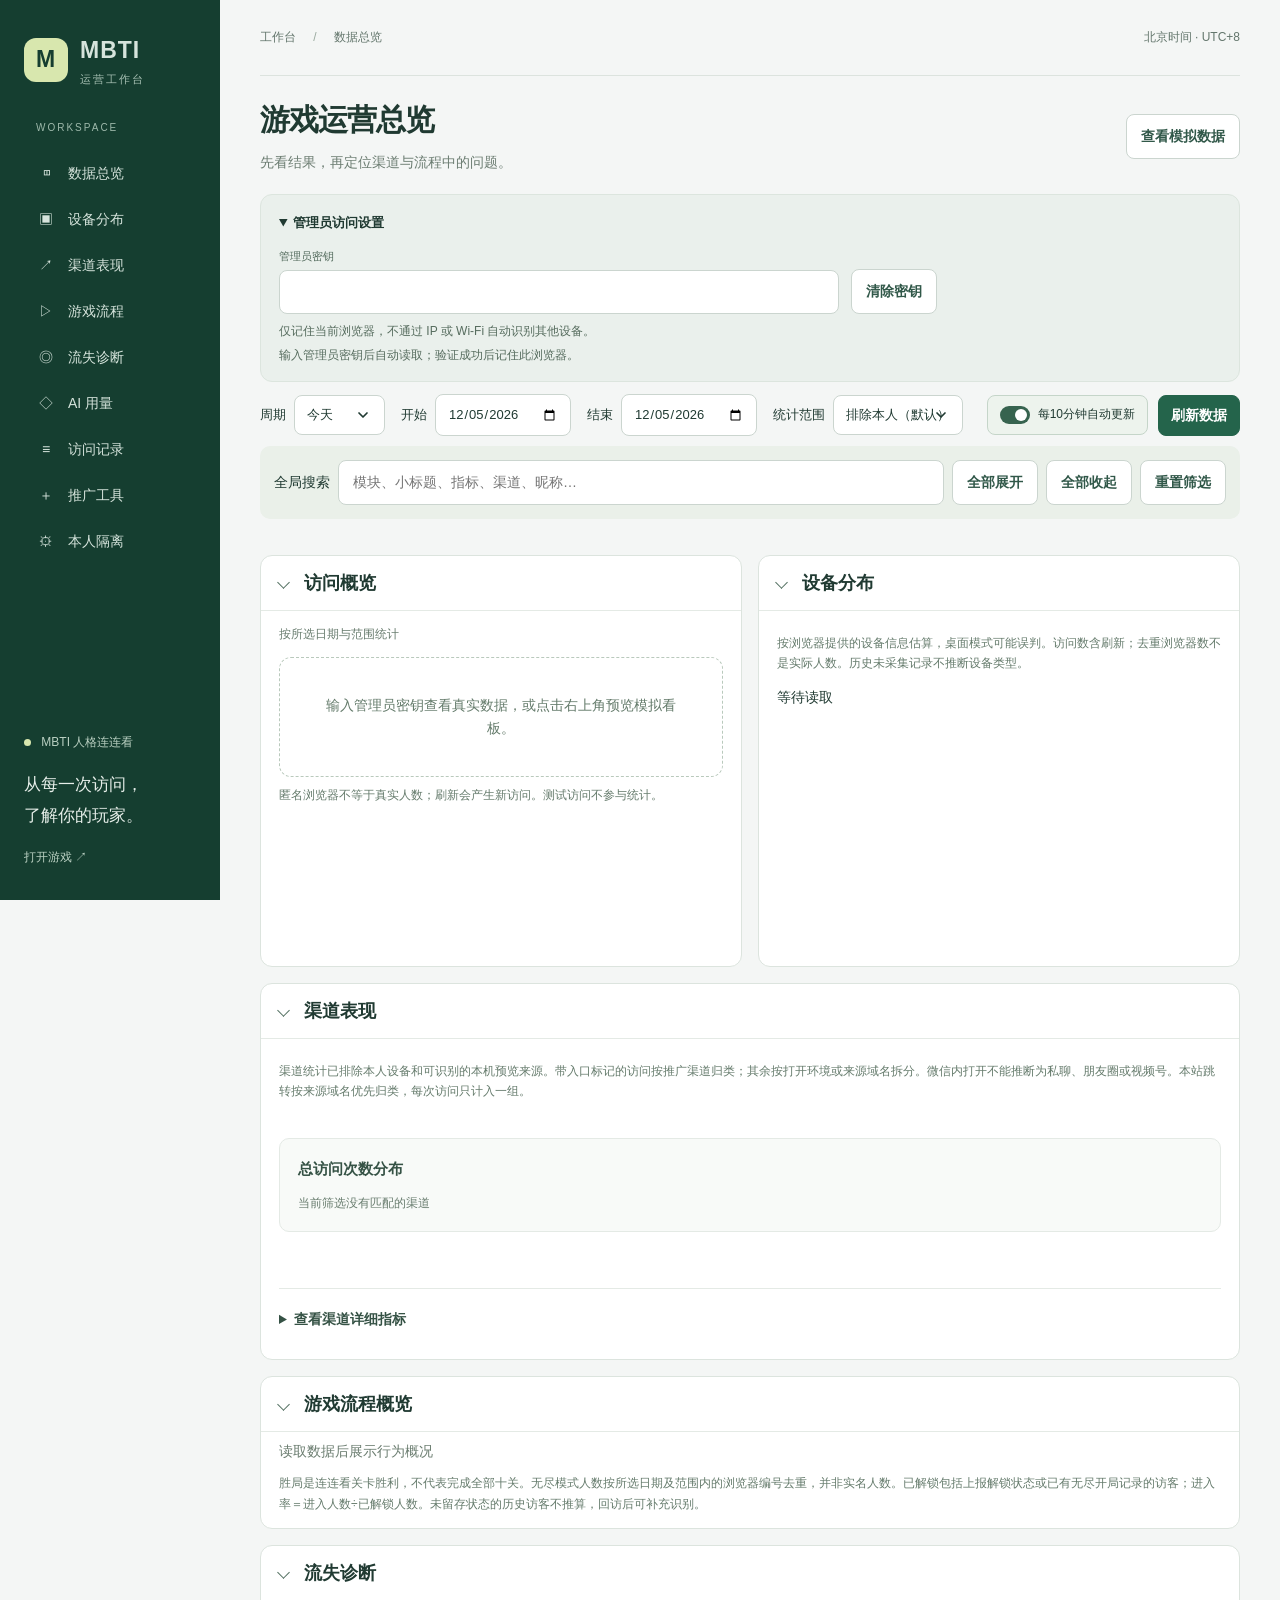
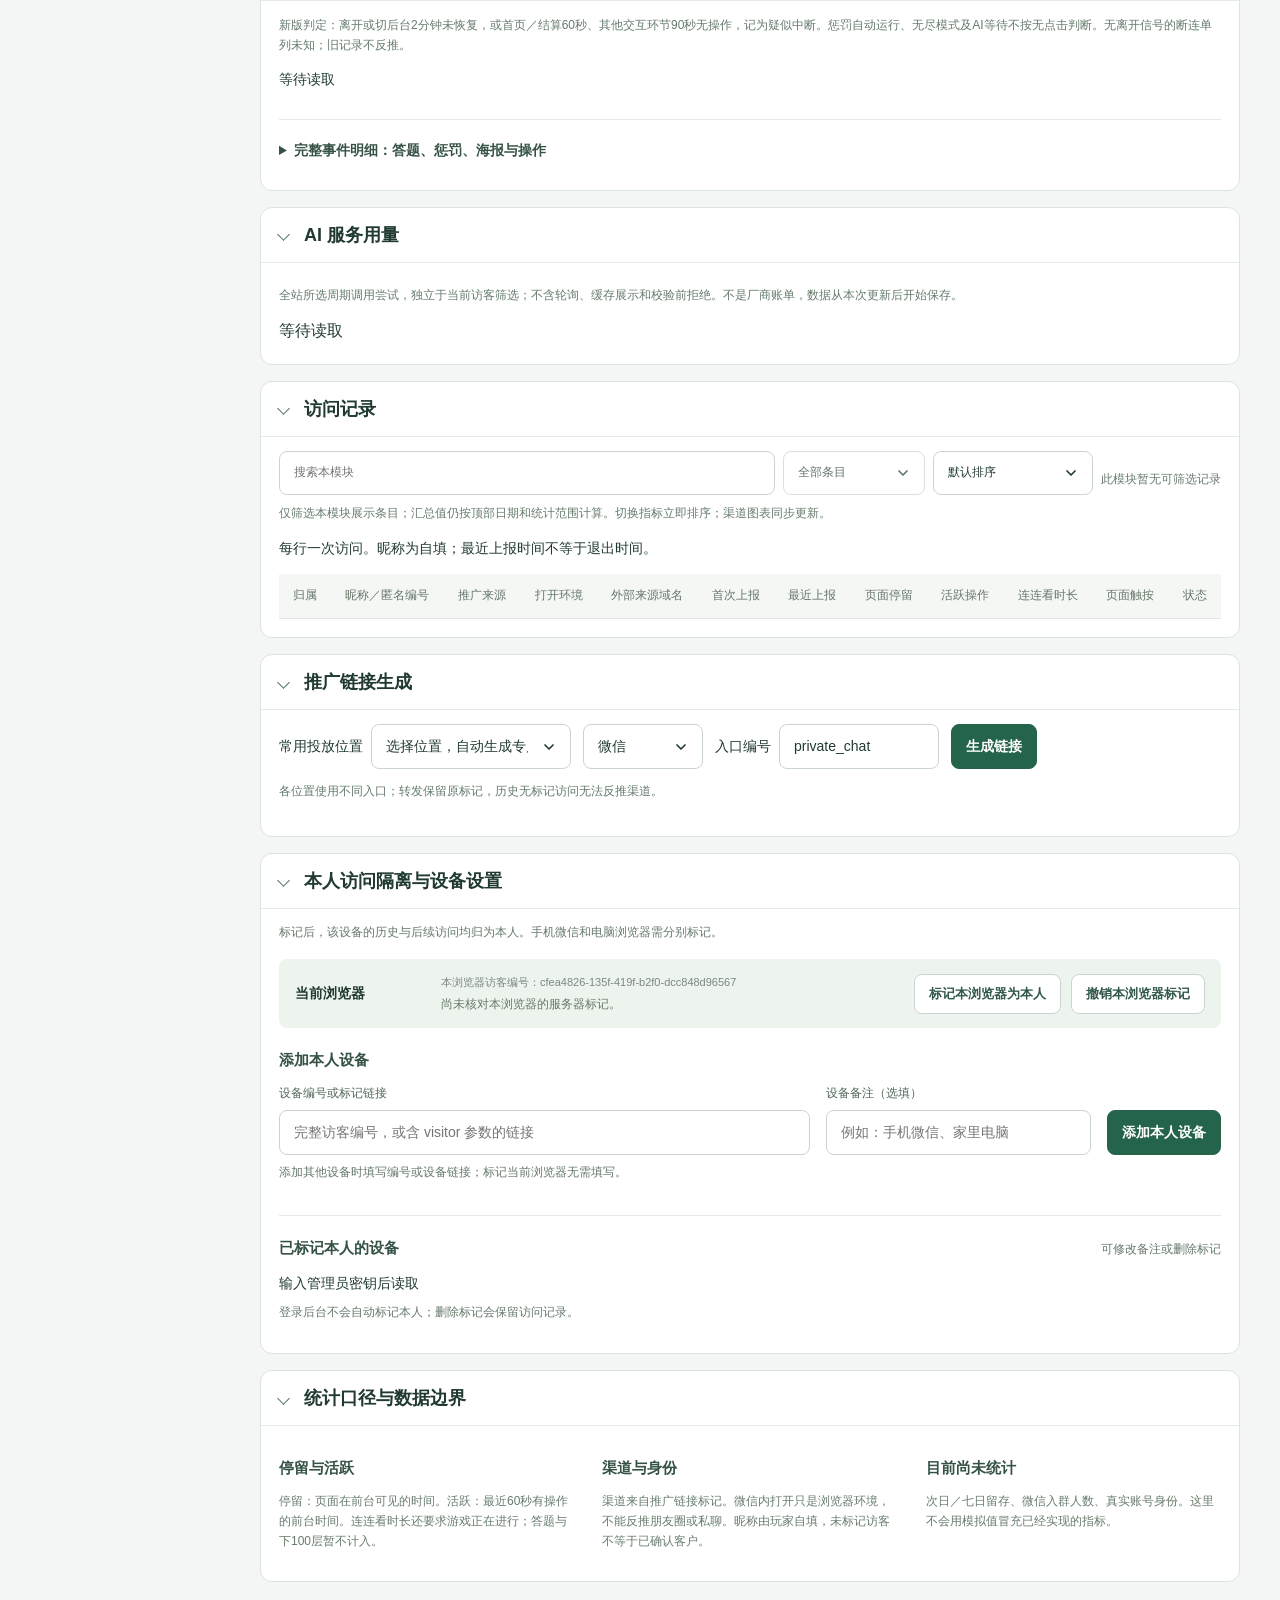
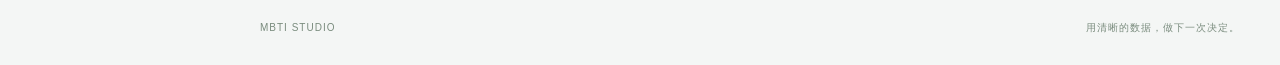
<file: admin.html>
<!DOCTYPE html><html lang="zh-CN"><head><meta charset="utf-8"><meta name="viewport" content="width=device-width,initial-scale=1"><title>MBTI · 运营工作台</title><link rel="stylesheet" href="admin.css?v=sort-menu-59"></head><body><a class="skip" href="#main">跳到主内容</a><aside class="sidebar"><a class='brand' href='/admin'><span class="brand-mark">M</span><span>MBTI<span class="brand-sub">运营工作台</span></span></a><div class="nav-label">WORKSPACE</div><nav aria-label="后台导航"><a href="#overview"><span class="nav-icon" aria-hidden="true">◫</span><span class="nav-text">数据总览</span></a><a href="#device-section"><span class="nav-icon" aria-hidden="true">▣</span><span class="nav-text">设备分布</span></a><a href="#channel-section"><span class="nav-icon" aria-hidden="true">↗</span><span class="nav-text">渠道表现</span></a><a href="#flow-section"><span class="nav-icon" aria-hidden="true">▷</span><span class="nav-text">游戏流程</span></a><a href="#journey-section"><span class="nav-icon" aria-hidden="true">◎</span><span class="nav-text">流失诊断</span></a><a href="#ai-section"><span class="nav-icon" aria-hidden="true">◇</span><span class="nav-text">AI 用量</span></a><a href="#visitor-section"><span class="nav-icon" aria-hidden="true">≡</span><span class="nav-text">访问记录</span></a><a href="#link-section"><span class="nav-icon" aria-hidden="true">＋</span><span class="nav-text">推广工具</span></a><a href="#settings"><span class="nav-icon" aria-hidden="true">⚙</span><span class="nav-text">本人隔离</span></a></nav><div class="side-note"><span class="live-dot"></span> MBTI 人格连连看<p>从每一次访问，<br>了解你的玩家。</p><a href="/" target="_blank" rel="noopener">打开游戏 ↗</a></div></aside><main id="main"><header class="topbar"><span>工作台 <span class="slash">/</span> 数据总览</span><span class="time-label">北京时间 · UTC+8</span></header><div class="page-heading"><div><p class="eyebrow">PLAYER INSIGHTS</p><h1>游戏运营总览</h1><p>先看结果，再定位渠道与流程中的问题。</p></div><button id="demo-toggle" class="secondary">查看模拟数据</button></div><div id="demo-banner" class="demo-banner" hidden=""><strong>模拟数据预览</strong><span>所有人数、昵称与行为均为虚构示例，不代表真实玩家，不写入数据库。</span></div><section class="access-panel" aria-label="数据访问"><details id="access-settings" open=""><summary>管理员访问设置</summary><label>管理员密钥 <input id="token" type="password" autocomplete="off"></label><button id="logout">清除密钥</button><p id="remember-status">仅记住当前浏览器，不通过 IP 或 Wi-Fi 自动识别其他设备。</p></details><p id="status" role="status">输入管理员密钥后自动读取；验证成功后记住此浏览器。</p></section><div class="filterbar"><label>周期 <select id="date-preset"><option value="today">今天</option><option value="3">近3天</option><option value="7">近7天</option><option value="30">近30天</option><option value="all">全部</option><option value="custom">自定义周期</option></select></label><label>开始 <input id="date" type="date"></label><label>结束 <input id="date-end" type="date"></label><label>统计范围 <select id="audience"><option value="all">全部访问</option><option value="external" selected>排除本人（默认）</option><option value="owner">仅已标记本人</option></select></label><div class="refresh-actions"><div class="refresh-button-group"><button id="load">刷新数据</button><span id="data-mode" class="mode-tag" role="status">真实数据 · 等待读取</span></div></div></div><p id="isolation" class="caption"></p><section id="overview" class="overview"><div class="section-heading"><h2>访问概览</h2><span>按所选日期与范围统计</span></div><div id="summary" class="metrics"><div class="empty">输入管理员密钥查看真实数据，或点击右上角预览模拟看板。</div></div><p class="caption">匿名浏览器不等于真实人数；刷新会产生新访问。测试访问不参与统计。</p></section><section id="device-section" class="panel"><h2>设备分布</h2><p class="caption">按浏览器提供的设备信息估算，桌面模式可能误判。访问数含刷新；去重浏览器数不是实际人数。历史未采集记录不推断设备类型。</p><div id="device-metrics" class="scroll">等待读取</div></section><section id="channel-section" class="panel"><h2>渠道表现</h2><p class="caption">渠道统计已排除本人设备和可识别的本机预览来源。带入口标记的访问按推广渠道归类；其余按打开环境或来源域名拆分。微信内打开不能推断为私聊、朋友圈或视频号。本站跳转按来源域名优先归类，每次访问只计入一组。</p><div class="channel-layout"><div id="channel-chart" class="chart-empty">读取数据后展示渠道分布</div><details><summary>查看渠道详细指标</summary><p class="caption">以下均按当前日期与统计范围汇总，不是平均值。去重浏览器数按渠道内匿名编号去重，不等于真实人数；总访问次数包含刷新。开局为启动关卡的次数，不是开局时间；胜局为关卡获胜次数，不代表全部通关。连连看总活跃时长为该渠道所有访问的有效游戏秒数相加后换算为分钟：页面在前台、游戏进行中且最近60秒有操作；不含答题、惩罚等环节，也不是整个页面停留时长。触按为游戏进行中的累计点击／触屏次数。旧数据未采集的行为无法补回。</p><div class="scroll"><table><thead><tr><th>渠道／入口</th><th>去重浏览器数（个）</th><th>总访问次数</th><th>总开局次数</th><th>总胜局次数</th><th>连连看总活跃时长（分钟）</th><th>游戏中总触按次数</th></tr></thead><tbody id="channels"></tbody></table></div></details></div></section><section class="panel" id="flow-section"><div class="section-heading"><h2>游戏流程概览</h2></div><div id="funnel" class="chart-empty">读取数据后展示行为概况</div><p class="caption">胜局是连连看关卡胜利，不代表完成全部十关。无尽模式人数按所选日期及范围内的浏览器编号去重，并非实名人数。已解锁包括上报解锁状态或已有无尽开局记录的访客；进入率＝进入人数÷已解锁人数。未留存状态的历史访客不推算，回访后可补充识别。</p></section><section class="panel" id="journey-section"><h2>流失诊断</h2><p class="caption">新版判定：离开或切后台2分钟未恢复，或首页／结算60秒、其他交互环节90秒无操作，记为疑似中断。惩罚自动运行、无尽模式及AI等待不按无点击判断。无离开信号的断连单列未知；旧记录不反推。</p><div id="dropoff-metrics">等待读取</div><div id="level-metrics" class="scroll"></div><details><summary>完整事件明细：答题、惩罚、海报与操作</summary><p class="caption">仅统计新版采集记录，旧记录不补零。次数为触发次数；到达为访问会话数。同一玩家刷新会产生新会话。</p><div id="journey-metrics">等待读取</div></details></section><section class="panel" id="ai-section"><h2>AI 服务用量</h2><p class="caption">全站所选周期调用尝试，独立于当前访客筛选；不含轮询、缓存展示和校验前拒绝。不是厂商账单，数据从本次更新后开始保存。</p><div id="ai-metrics">等待读取</div></section><section id="visitor-section" class="panel"><h2>访问记录</h2><p>每行一次访问。昵称为自填；最近上报时间不等于退出时间。</p><div class="scroll"><table><thead><tr><th>归属</th><th>昵称／匿名编号</th><th>推广来源</th><th>打开环境</th><th>外部来源域名</th><th>首次上报</th><th>最近上报</th><th>页面停留</th><th>活跃操作</th><th>连连看时长</th><th>页面触按</th><th>状态</th></tr></thead><tbody id="visitors"></tbody></table></div></section><section id="link-section" class="panel"><h2>推广链接生成</h2><div class="link-builder-row"><label>常用投放位置 <select id="channel-preset"><option value="">选择位置，自动生成专属链接</option>好友私聊<option value="moments">朋友圈</option><option value="video">视频号</option><option value="group">运营群公告</option><option value="xiaohongshu">小红书</option><option value="douyin">抖音</option></select></label><select id="source"><option value="wechat">微信</option><option value="channels">视频号</option><option value="xiaohongshu">小红书</option><option value="douyin">抖音</option></select><label>入口编号 <input id="entry" value="private_chat" pattern="[a-z0-9_-]{1,40}"></label><button id="generate">生成链接</button></div><p class="caption">各位置使用不同入口；转发保留原标记，历史无标记访问无法反推渠道。</p><p class="generated-link"><a id="link" target="_blank" rel="noopener"></a><button id="copy-link" class="secondary" type="button" hidden>复制链接</button><span id="copy-link-status" role="status" aria-live="polite"></span></p></section><section id="settings" class="panel"><details><summary>本人访问隔离与设备设置</summary><p class="owner-intro">标记后，该设备的历史与后续访问均归为本人。手机微信和电脑浏览器需分别标记。</p><div id="owner-manager"><div class="owner-current"><div class="owner-section-label">当前浏览器</div><p id="owner-status" role="status" aria-live="polite">尚未核对本浏览器的服务器标记。</p><p id="device"></p><div class="owner-actions owner-current-actions"><button id="mark-self" class="secondary">标记本浏览器为本人</button><button id="unmark-self">撤销本浏览器标记</button></div></div><div class="owner-editor"><h3>添加本人设备</h3><div class="owner-fields"><label for="owner-target">设备编号或标记链接<input id="owner-target" placeholder="完整访客编号，或含 visitor 参数的链接"></label><label for="owner-label">设备备注（选填）<input id="owner-label" maxlength="60" placeholder="例如：手机微信、家里电脑"></label><button id="owner-add">添加本人设备</button></div><p class="owner-help">添加其他设备时填写编号或设备链接；标记当前浏览器无需填写。</p><p id="owner-manager-status" role="status" aria-live="polite"></p></div><div class="owner-list-heading"><h3>已标记本人的设备</h3><span>可修改备注或删除标记</span></div><div id="owner-device-list">输入管理员密钥后读取</div><p class="owner-help">登录后台不会自动标记本人；删除标记会保留访问记录。</p></div></details></section><section class="panel definitions"><details><summary>统计口径与数据边界</summary><div class="definition-grid"><div><h3>停留与活跃</h3><p>停留：页面在前台可见的时间。活跃：最近60秒有操作的前台时间。连连看时长还要求游戏正在进行；答题与下100层暂不计入。</p></div><div><h3>渠道与身份</h3><p>渠道来自推广链接标记。微信内打开只是浏览器环境，不能反推朋友圈或私聊。昵称由玩家自填，未标记访客不等于已确认客户。</p></div><div><h3>目前尚未统计</h3><p>次日／七日留存、微信入群人数、真实账号身份。这里不会用模拟值冒充已经实现的指标。</p></div></div></details></section><footer>MBTI STUDIO <span>用清晰的数据，做下一次决定。</span></footer></main><script src="admin-demo.js?v=channel-scope-61"></script><script src="admin-behavior.js?v=channel-scope-61"></script><script src="admin-charts.js?v=channel-scope-61"></script><script src="admin-controls.js?v=compact-56"></script><script src="admin-avatar.js?v=recovered-48"></script><script src="admin-owners.js?v=owners-26"></script><script src="admin.js?v=channel-scope-61"></script></body></html>
</file>
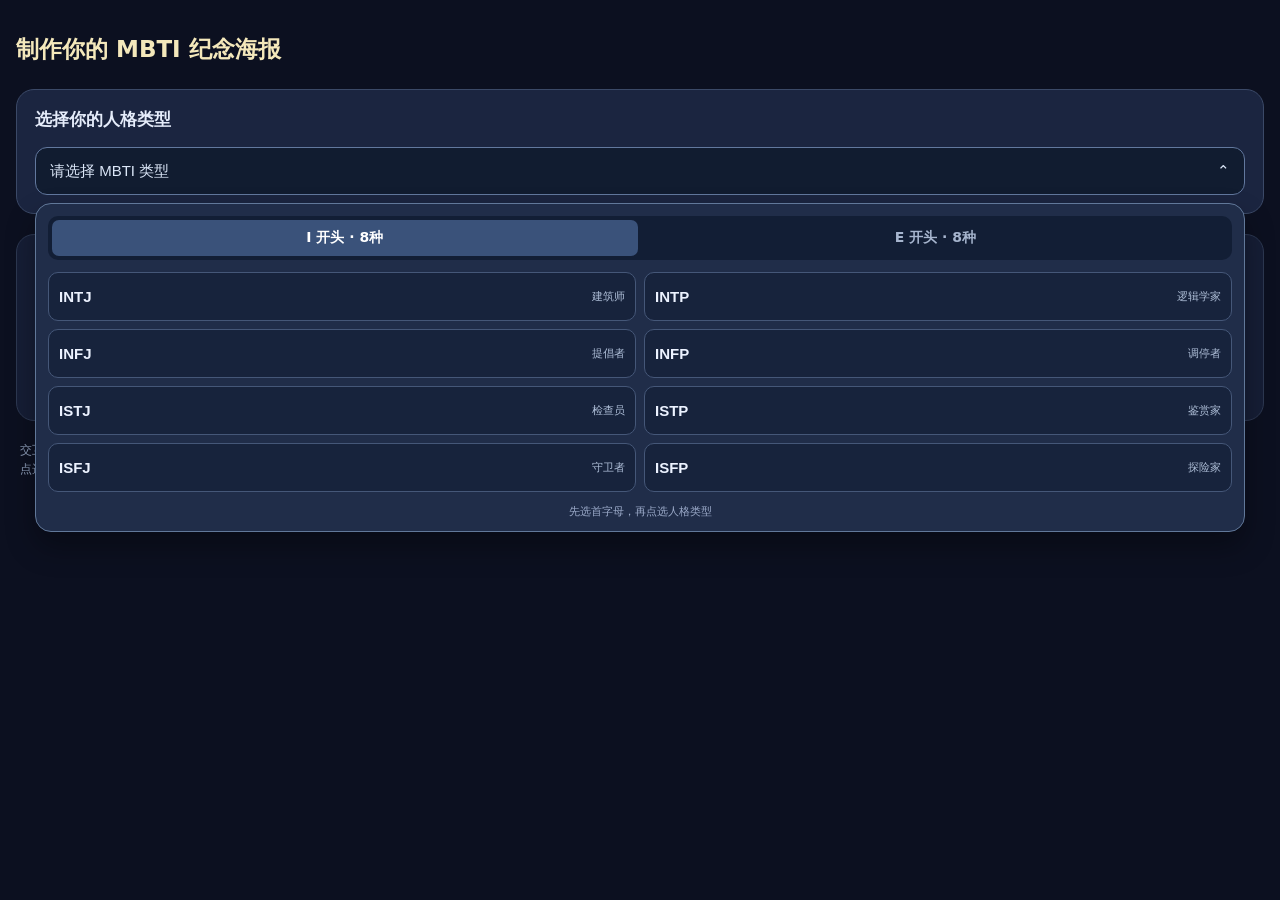
<file: previews/mbti-picker-proposal.html>
<!doctype html><html lang="zh"><meta charset="utf-8"><meta name="viewport" content="width=device-width,initial-scale=1"><title>MBTI选择 · 方案预览</title><style>*{box-sizing:border-box}body{margin:0;background:#0c1020;color:#e5ecfa;font:14px system-ui;padding:24px 16px}h1{font-size:23px;color:#f4e8bb;margin:10px 0 24px}.panel{background:#1b2540;border:1px solid #3b4967;border-radius:18px;padding:18px;position:relative}h2{font-size:17px;margin:0 0 16px}.field{width:100%;height:48px;background:#111c30;color:#dce7f8;border:1px solid #62789e;border-radius:12px;text-align:left;padding:0 14px;font-size:15px;display:flex;justify-content:space-between;align-items:center}.menu{position:absolute;top:calc(100% - 10px);left:18px;right:18px;z-index:5;margin-top:0;background:#202d49;border:1px solid #617899;border-radius:16px;padding:12px;box-shadow:0 15px 30px #0005}.tabs{display:flex;gap:5px;background:#121e35;padding:4px;border-radius:10px;margin-bottom:12px}.tabs button{flex:1;background:none;color:#a6b5ce;border:0;border-radius:7px;height:36px;font:600 14px system-ui}.tabs button.active{background:#3a527a;color:white}.grid{display:grid;grid-template-columns:1fr 1fr;gap:8px}.item{background:#17233c;border:1px solid #455778;border-radius:10px;min-height:49px;display:flex;align-items:center;justify-content:space-between;padding:0 10px;color:#ecf2ff;font-size:13px;cursor:pointer}.item strong{font-size:15px}.item span{color:#aebed7;font-size:11px}.item.selected{background:#314f78;border-color:#8cb6f5}.hint{text-align:center;color:#9cabca;font-size:11px;margin:12px 0 0}.sub{margin-top:20px;opacity:.7}.placeholder{display:flex;gap:9px}.placeholder div{flex:1;background:#dfe6ef;color:#31425b;height:110px;display:grid;place-items:center;border-radius:12px}.note{color:#8f9fba;font-size:12px;line-height:1.6;margin:20px 4px}button{cursor:pointer}button:focus-visible{outline:2px solid #f0d47c}</style><h1>制作你的 MBTI 纪念海报</h1><section class="panel"><h2>选择你的人格类型</h2><button class="field" id="trigger" aria-expanded="true"><span id="chosen">请选择 MBTI 类型</span><span id="arrow">⌃</span></button><div class="menu" id="menu"><div class="tabs"><button id="tabI" class="active">I 开头 · 8种</button><button id="tabE">E 开头 · 8种</button></div><div class="grid" id="grid"></div><p class="hint">先选首字母，再点选人格类型</p></div></section><section class="panel sub"><h2>制作你的专属形象</h2><div class="placeholder"><div>👾 像素风</div><div>🐱 Q版卡通</div><div>🎨 扁平插画</div></div></section><p class="note">交互原型 · 未应用到正式页面<br>点选后收起浮层，只显示当前人格。</p><script>const groups={I:[['INTJ','建筑师'],['INTP','逻辑学家'],['INFJ','提倡者'],['INFP','调停者'],['ISTJ','检查员'],['ISTP','鉴赏家'],['ISFJ','守卫者'],['ISFP','探险家']],E:[['ENTJ','指挥官'],['ENTP','辩论家'],['ENFJ','主人公'],['ENFP','竞选者'],['ESTJ','总经理'],['ESTP','企业家'],['ESFJ','执政官'],['ESFP','表演者']]};let selected='';const menu=document.getElementById('menu'),trigger=document.getElementById('trigger');function toggle(open){menu.hidden=!open;trigger.setAttribute('aria-expanded',open);document.getElementById('arrow').textContent=open?'⌃':'⌄'}function render(g){for(const k of ['I','E'])document.getElementById('tab'+k).classList.toggle('active',k===g);document.getElementById('grid').innerHTML='';for(const [code,name]of groups[g]){let b=document.createElement('button');b.className='item'+(selected===code?' selected':'');b.innerHTML='<strong>'+code+'</strong><span>'+name+'</span>';b.onclick=()=>{selected=code;document.getElementById('chosen').textContent=code+' · '+name;toggle(false)};document.getElementById('grid').append(b)}}trigger.onclick=()=>toggle(menu.hidden);document.getElementById('tabI').onclick=()=>render('I');document.getElementById('tabE').onclick=()=>render('E');render('I');</script></html>
</file>
<file: admin.css>
*{box-sizing:border-box}html{scroll-behavior:smooth;scroll-padding-top:24px}body{margin:0;background:#f4f6f5;color:#203a32;font:14px/1.65 "Segoe UI","Microsoft YaHei",sans-serif}button,input,select{font:inherit}a{color:inherit}button,a,input,select,summary{touch-action:manipulation}button,summary{cursor:pointer}button,input,select{min-height:44px;border:1px solid #cbd5cf;border-radius:8px;padding:10px 14px}button{background:#24644b;color:#fff;border-color:#24644b;font-weight:600;transition:background .15s}button:hover{background:#194d39}button:disabled{opacity:.5;cursor:wait}input,select{background:#fff;color:#203a32;max-width:100%}button.secondary,#logout,#unmark-self{background:white;color:#315849;border:1px solid #cbd5cf}button:focus-visible,a:focus-visible,input:focus-visible,select:focus-visible,textarea:focus-visible,summary:focus-visible{outline:none;box-shadow:none}.skip{position:fixed;top:-70px;left:20px;z-index:5;background:white;padding:12px}.skip:focus{top:10px}.sidebar{position:fixed;inset:0 auto 0 0;width:220px;background:#153e30;color:#d6e4dc;padding:32px 24px;display:flex;flex-direction:column}.brand{display:flex;gap:12px;align-items:center;text-decoration:none;font-size:23px;font-weight:700;letter-spacing:1px}.brand-mark{display:grid;place-items:center;background:#d8e7ae;color:#163e30;width:44px;height:44px;border-radius:12px}.brand-sub{display:block;font-size:11px;font-weight:400;letter-spacing:2px;color:#a8c1b4}.nav-label{font-size:10px;color:#9eb9ab;letter-spacing:2px;margin:54px 12px 12px}nav a{display:block;text-decoration:none;padding:13px 12px;border-radius:8px;margin:5px 0;font-size:14px}nav a:hover,nav a.active{background:#2a5142;color:white}.side-note{margin-top:auto;font-size:12px;color:#bad0c2}.side-note p{font-size:17px;line-height:1.8;color:#e6eee9}.side-note a{text-decoration:none}.live-dot{display:inline-block;width:7px;height:7px;background:#d8e7ae;border-radius:50%;margin-right:7px}main{margin-left:220px;padding:0 40px 28px;max-width:1760px}.topbar{display:flex;justify-content:space-between;align-items:center;height:76px;border-bottom:1px solid #dce3de;color:#63766c;font-size:12px}.slash{margin:0 14px;color:#9aaa9f}.page-heading{display:flex;align-items:center;justify-content:space-between;gap:20px;margin:36px 0 25px}.eyebrow{font-size:10px;letter-spacing:2.5px;font-weight:700;color:#48735b;margin:0 0 10px}h1{font-size:clamp(24px,2.5vw,36px);line-height:1.35;letter-spacing:-1px;margin:0}h2{font-size:17px;margin:0 0 16px}h3{font-size:14px}.page-heading p:not(.eyebrow){color:#6c7d72;margin:10px 0 0}.access-panel{background:#eaf0ec;border:1px solid #dce5de;border-radius:12px;padding:16px 20px;display:flex;gap:10px;align-items:end;flex-wrap:wrap}.access-panel label{display:flex;flex-direction:column;gap:5px;font-size:11px;color:#536b5d}.access-panel label:first-child{flex:1;min-width:200px}.access-panel p{flex-basis:100%;margin:0;font-size:12px;color:#566c5e}.filterbar{display:flex;justify-content:space-between;align-items:center;gap:12px;margin:25px 0}.filterbar select{margin-left:8px}.mode-tag{font-size:12px;color:#526c5b}.section-heading{display:flex;justify-content:space-between;gap:16px;align-items:baseline;margin-bottom:18px}.section-heading h2{margin:0}.section-heading span,.caption{font-size:12px;color:#687c6e}.metrics{display:grid;grid-template-columns:repeat(4,minmax(0,1fr));gap:14px}.metric{background:white;border:1px solid #e0e7e1;border-radius:12px;padding:22px}.metric:first-child{background:#e6eedc;border-color:#d4dfc8}.metric-label{font-size:12px;color:#5b7060}.metric-value{font-size:34px;line-height:1.3;letter-spacing:-1px;font-weight:650;font-variant-numeric:tabular-nums;margin:10px 0}.metric-note{font-size:11px;color:#6c7a6d}.caption{margin:12px 0 0}.panel{background:white;border:1px solid #e0e7e1;border-radius:12px;padding:24px;margin:22px 0;min-width:0}.analysis-grid{display:grid;grid-template-columns:1.2fr 1fr;gap:20px}.analysis-grid .panel{margin-bottom:0}.bar-row{display:grid;grid-template-columns:65px 1fr 48px;align-items:center;gap:14px;margin:18px 0}.bar-track{height:9px;border-radius:8px;background:#edf1ec;overflow:hidden}.bar-fill{height:100%;background:#4e7a5d;border-radius:8px}.bar-row b{text-align:right;font-size:13px}.funnel-row{display:flex;justify-content:space-between;border-bottom:1px solid #e9eee9;padding:13px 0}.funnel-row strong{font-size:23px;font-variant-numeric:tabular-nums}.funnel-row span{color:#63796a}.scroll{overflow-x:auto}table{width:100%;border-collapse:collapse;white-space:nowrap;text-align:left;font-size:12px}th{background:#f5f7f4;font-weight:500;color:#65776a;padding:12px 14px;border-bottom:1px solid #e1e7e0}td{padding:15px 14px;border-bottom:1px solid #edf0eb}tbody tr:hover{background:#f7faf5}td button{min-height:32px;font-size:11px;padding:5px 9px;margin-left:8px;background:#edf3ed;color:#315b43;border:0}td:first-child{font-weight:600}#visitor-section>p,#link-section>p,#settings p{color:#66796b;font-size:12px}.demo-banner{padding:15px 20px;background:#fff6dc;border:1px solid #e6d7a7;border-radius:10px;display:flex;gap:18px;margin-bottom:18px;color:#77561e}.demo-banner[hidden]{display:none}.demo-banner span{font-size:12px}.empty{grid-column:1/-1;padding:36px;border:1px dashed #b9c9bc;border-radius:12px;color:#647b6b;text-align:center}.chart-empty{color:#6b7d70;padding:8px 0}#isolation{font-size:12px}#owner-status{padding:12px;background:#edf3ed;border-radius:8px}#link{display:inline;overflow-wrap:anywhere;color:#24644b}.definition-grid{display:grid;grid-template-columns:repeat(3,1fr);gap:28px}.definition-grid p{font-size:12px;color:#687c6d}summary{min-height:44px;font-weight:600;line-height:44px}footer{display:flex;justify-content:space-between;color:#7a8c7e;font-size:10px;letter-spacing:1px;margin-top:30px}@media(min-width:1550px){main{padding-left:60px;padding-right:60px}}@media(max-width:1100px){.sidebar{width:180px;padding:24px 16px}main{margin-left:180px;padding:0 24px 24px}.metrics{grid-template-columns:repeat(2,1fr)}}@media(max-width:720px){.sidebar{position:static;width:auto;padding:18px 20px}.brand-sub,.nav-label,.side-note{display:none}.brand{font-size:18px}.brand-mark{width:34px;height:34px}nav{display:flex;overflow:auto;margin-top:12px;gap:4px}nav a{white-space:nowrap;padding:8px;font-size:12px}main{margin:0;padding:0 16px 24px}.topbar{height:52px}.page-heading{align-items:start;flex-direction:column;margin:24px 0}.page-heading button{align-self:stretch}.access-panel{padding:14px}.access-panel label:first-child{flex-basis:100%}.filterbar{align-items:start;flex-direction:column}.metrics{gap:10px}.metric{padding:16px}.metric-value{font-size:28px}.analysis-grid{grid-template-columns:1fr;gap:0}.panel{padding:18px}.definition-grid{grid-template-columns:1fr;gap:8px}.demo-banner{flex-direction:column;gap:4px}.section-heading span{font-size:10px}footer span{letter-spacing:0}.time-label{font-size:10px}}@media(prefers-reduced-motion:reduce){html{scroll-behavior:auto}*{transition:none!important}}
#visitor-section .scroll{max-height:560px}#visitor-section th{position:sticky;top:0;z-index:1}#overview{margin-top:22px}#link-section button,#link-section select{margin-right:8px}#link-section label input{margin:0 8px}

.bar-row{grid-template-columns:minmax(100px,160px) 1fr 48px}.bar-row>span{font-size:12px;line-height:1.5}

#journey-metrics,#dropoff-metrics{overflow:auto}#journey-metrics{max-height:600px}
/* Hierarchy: results, acquisition, progression, diagnostics, records, tools. */
.page-heading{margin:24px 0 20px}.page-heading h1{font-size:30px}.page-heading .eyebrow{display:none}.access-panel{display:block;padding:12px 18px}.access-panel details>label{display:inline-flex;min-width:240px;width:min(65%,560px);margin:8px 12px 8px 0}.access-panel details>button{vertical-align:bottom;margin-bottom:8px}.access-panel #status{margin:4px 0}.access-panel summary{min-height:32px;line-height:32px;font-size:13px}.filterbar{justify-content:flex-start;flex-wrap:wrap}.filterbar label{display:flex;align-items:center;gap:10px}.filterbar .mode-tag{margin-left:auto}.filterbar select{margin-left:0}.channel-layout{display:grid;grid-template-columns:1fr;gap:12px}.channel-layout details{border-top:1px solid #e2e8e3;padding-top:8px}#flow-section #funnel{display:grid;grid-template-columns:repeat(3,minmax(0,1fr));gap:0 24px}.funnel-row{flex-direction:column;gap:6px;align-items:flex-start}.funnel-row strong{font-size:25px}#ai-metrics{font-size:17px;font-weight:600;line-height:1.8}.panel{margin:18px 0}.caption{line-height:1.7}#remember-status{max-width:700px}.sidebar nav a{padding:10px 12px;margin:2px 0}.nav-label{margin-top:32px}@media(max-width:720px){#flow-section #funnel{grid-template-columns:repeat(2,minmax(0,1fr));gap:0 12px}.funnel-row strong{font-size:20px}.filterbar{align-items:stretch}.filterbar .mode-tag{margin-left:0}.filterbar label{justify-content:space-between}.access-panel details>label{width:100%;min-width:0}.sidebar nav a{padding:8px}.page-heading h1{font-size:27px}}

[hidden]{display:none!important}.global-tools,.module-tools{display:flex;align-items:center;flex-wrap:wrap;gap:8px}.global-tools{background:#eaf0e9;padding:14px;border-radius:10px;margin:16px 0}.global-tools label{flex:1;min-width:240px}.global-tools input{width:75%}.global-tools #search-result{flex-basis:100%;font-size:12px;color:#617267}.module-tools{margin:10px 0}.module-tools input{min-width:150px;flex:1}.module-tools select{max-width:210px}.module-tools input,.module-tools select{font-size:12px}.module-collapse>summary{font-size:17px}.module-body{padding-top:12px}.module-body>.section-heading:empty{display:none}.module-body>p.caption{margin-bottom:12px}@media(max-width:720px){.global-tools label{min-width:0;flex-basis:100%}.global-tools input{width:100%}.module-tools select{flex:1;max-width:100%;min-width:130px}.module-tools input{flex-basis:100%}}
.channel-layout{grid-template-columns:minmax(0,1fr)}.module-body,.module-body details,.module-body .scroll{min-width:0;max-width:100%}.module-body table{max-width:none}.module-tools{min-width:0}
/* Consistent dropdown inset: match the text's 14px left padding. */
select{appearance:none;-webkit-appearance:none;padding-left:14px;padding-right:42px;background-image:url("data:image/svg+xml,%3Csvg xmlns='http://www.w3.org/2000/svg' width='14' height='14' viewBox='0 0 14 14' fill='none'%3E%3Cpath d='m3 5 4 4 4-4' stroke='%23203a32' stroke-width='1.7' stroke-linecap='round' stroke-linejoin='round'/%3E%3C/svg%3E");background-repeat:no-repeat;background-position:right 14px center;background-size:14px 14px}
@media(forced-colors:active){select{appearance:auto;background-image:none;padding-right:14px}}

.link-builder-row{display:flex;align-items:center;flex-wrap:wrap;gap:12px;margin:24px 0}.link-builder-row label{display:flex;align-items:center;gap:12px}#link-section .link-builder-row input,#link-section .link-builder-row select,#link-section .link-builder-row button{margin:0}@media(max-width:480px){.link-builder-row label{flex-wrap:wrap}.link-builder-row input{max-width:100%}}

.data-visual{margin:12px 0 24px;padding:16px;background:#f7f9f6;border-radius:12px}.data-visual>svg{display:block;width:100%;height:auto;max-height:380px}.data-visual h3{margin:0 0 12px}.donut-layout{display:grid;grid-template-columns:220px 1fr;gap:28px;align-items:center}.donut-layout svg{width:100%;max-width:240px}.chart-legend{list-style:none;padding:0;margin:0}.chart-legend li{display:flex;align-items:center;gap:10px;margin:10px 0;font-size:12px}.legend-dot{width:10px;height:10px;flex-shrink:0;border-radius:3px}@media(max-width:650px){.donut-layout{grid-template-columns:1fr;gap:12px}.donut-layout svg{margin:auto}.data-visual{padding:12px}.data-visual>svg{min-width:470px}.data-visual{overflow:auto}}

/* Shared chapter hierarchy: one shell, one heading scale, one divider rule. */
main>section.module-surface,main>section#overview.module-surface{background:#fff;border:1px solid #dce4de;border-radius:12px;padding:0;margin:16px 0;overflow:clip}
.module-surface>.module-collapse{margin:0;padding:0;border:0}
.module-surface>.module-collapse>summary{display:flex;align-items:center;gap:12px;list-style:none;margin:0;padding:18px 22px;min-height:64px;font-size:18px;font-weight:650;line-height:28px;color:#203a32;background:transparent;border:0}
.module-surface>.module-collapse>summary::-webkit-details-marker{display:none}
.module-surface>.module-collapse>summary::before{content:'';width:8px;height:8px;border-right:1.8px solid #506e5f;border-bottom:1.8px solid #506e5f;transform:rotate(-45deg);flex-shrink:0;margin:0 4px 0 0}
.module-surface>.module-collapse[open]>summary::before{transform:rotate(45deg)}
.module-surface>.module-collapse>summary:hover{background:#f7f9f7}
.module-surface>.module-collapse>.module-body{padding:20px 22px 24px;border-top:1px solid #e4eae5}
.module-body h3,.module-body .data-visual h3{font-size:15px;font-weight:600;line-height:24px;margin:16px 0 12px;color:#355245}
.module-body details{border:0;border-top:1px solid #e4eae5;margin:16px 0 0;padding:8px 0 0;background:transparent}
.module-body details>summary{font-size:14px;font-weight:600;line-height:24px;min-height:44px;padding:10px 0;color:#355245}
.module-body .section-heading:has(>span:only-child){margin:0 0 12px}
.module-body .module-tools{margin:0 0 8px}.module-body>.caption{font-size:12px;color:#657b6c;margin:8px 0 18px}
.module-body .data-visual{border:1px solid #e4eae5;background:#f8faf8;padding:18px;border-radius:10px;margin:16px 0 20px}
.module-body .data-visual h3:first-child{margin-top:0}
.module-body .metric{background:#fff;border-color:#dce4de}.module-body .metric:first-child{background:#f1f6ed;border-color:#dce4de}
#ai-metrics{font-size:16px;font-weight:500}#ai-metrics .funnel-row{border-color:#e4eae5}
@media(max-width:720px){.module-surface>.module-collapse>summary{padding:16px;min-height:60px;font-size:17px;gap:10px}.module-surface>.module-collapse>.module-body{padding:16px}.module-body .data-visual{padding:12px}}

.interactive-legend{display:flex;flex-wrap:wrap;gap:8px;margin:12px 0}.interactive-legend button{font-size:12px;text-align:left;min-height:40px}.interactive-legend button[aria-pressed="true"]{background:#dcebdc;color:#203a32}.ring-detail{font-size:14px;min-height:24px;color:#203a32}.data-visual circle:focus{outline:none;stroke-width:38}

.channel-donut-split{display:grid;grid-template-columns:260px minmax(0,1fr);gap:28px;align-items:center}.channel-donut-split>svg{display:block;width:260px;height:260px;max-width:100%;min-width:0}.channel-donut-side{min-width:0}.channel-donut-side .interactive-legend{display:grid;grid-template-columns:1fr;gap:6px;margin:0}.channel-donut-side .interactive-legend button{width:100%;min-height:36px;padding:7px 12px;white-space:normal;overflow-wrap:anywhere}.channel-donut-side .ring-detail{margin:10px 0;font-size:12px}.channel-donut-side>button{min-height:32px;padding:5px 12px;font-size:12px}@media(max-width:720px){.channel-donut-split{grid-template-columns:1fr;gap:12px}.channel-donut-split>svg{width:210px;height:210px;justify-self:center}}

#ai-metrics{display:grid;grid-template-columns:repeat(4,minmax(0,1fr));gap:10px}#ai-metrics .funnel-row{font-size:15px;padding:12px;background:#f4f7f3;border:0;border-radius:8px}.archive-tools{display:flex;flex-wrap:wrap;gap:8px;margin:12px 0}.avatar-image-dialog{max-width:90vw;max-height:90vh;border:0;border-radius:12px;padding:16px}.avatar-image-dialog img{display:block;max-width:80vw;max-height:75vh;object-fit:contain}.avatar-image-dialog::backdrop{background:#0009}@media(max-width:720px){#ai-metrics{grid-template-columns:repeat(2,minmax(0,1fr))}.archive-tools input{width:100%}}

#link-section .link-builder-row{display:flex;align-items:center;flex-wrap:wrap;gap:12px;margin:0 0 12px}#link-section .link-builder-row label{display:flex;align-items:center;gap:8px;white-space:nowrap}#link-section #channel-preset{width:200px}#link-section #entry{width:160px}#link-section #source{width:120px}#link-section .generated-link{margin:16px 0 0}@media(max-width:720px){#link-section .link-builder-row label{flex-wrap:wrap}#link-section #channel-preset{max-width:100%}}

#flow-section>.module-collapse>.module-body{padding-top:8px;padding-bottom:14px}#flow-section #funnel{padding:0;margin:0}#flow-section .funnel-row{padding:9px 0;gap:3px}#flow-section .module-body>.caption{margin-top:10px;margin-bottom:0}

/* Compact dashboard: preserve DOM order and full-width detailed tables. */
@media(min-width:1250px){
 main{display:grid;grid-template-columns:minmax(0,1fr) minmax(0,1fr);column-gap:16px;align-items:start;max-width:1900px}
 main>*{grid-column:1/-1;min-width:0}
 main>#overview{grid-column:1}main>#device-section{grid-column:2}
 #overview .metrics{grid-template-columns:repeat(2,minmax(0,1fr))}
 #device-section table{white-space:normal}#device-section th,#device-section td{padding:10px 8px}
 #journey-section>.module-collapse>.module-body{display:grid;grid-template-columns:minmax(0,1fr) minmax(0,1fr);gap:12px 18px;align-items:start}
 #journey-section .module-body>p{grid-column:1/-1;margin:0}
 #journey-section #dropoff-metrics{grid-column:1}
 #journey-section .module-body>#level-metrics{grid-column:2;margin:0}
 #journey-section .module-body>details:has(#journey-metrics){grid-column:1/-1}
 #journey-section .data-visual{margin:0;padding:12px}
 #flow-section #funnel{grid-template-columns:repeat(4,minmax(0,1fr))}
}
main>section.module-surface,main>section#overview.module-surface{margin:8px 0}
.module-surface>.module-collapse>summary{min-height:54px;padding:12px 18px}
.module-surface>.module-collapse>.module-body{padding:14px 18px 18px}
.metric{padding:16px}.metric-value{margin:6px 0}
#journey-section .data-visual>svg{max-height:300px}
#journey-section .module-body>details>summary{line-height:24px;min-height:36px}
@media(max-width:720px){.module-surface>.module-collapse>.module-body{padding:12px}#journey-section .data-visual>svg{max-height:none}}

#journey-metrics{max-height:460px;overflow:auto}#journey-metrics th{position:sticky;top:0;z-index:1}#journey-metrics td{padding:9px 12px}

#back-to-top{position:fixed;right:22px;bottom:24px;z-index:50;min-height:42px;padding:9px 14px;border-radius:24px;box-shadow:0 3px 14px #153e3026;font-size:13px}@media(max-width:720px){#back-to-top{right:12px;bottom:calc(16px + env(safe-area-inset-bottom));}}

#behavior-metrics{display:grid;grid-template-columns:repeat(3,minmax(0,1fr));gap:14px;margin-top:16px}.behavior-group{background:#f7f9f7;padding:12px;border:1px solid #e4eae5;border-radius:8px}.behavior-group .funnel-row strong{font-size:18px}#behavior-metrics>.caption{grid-column:1/-1}#poster-exits{grid-column:1/-1}#channel-averages p{font-size:12px;color:#687c6e}@media(max-width:900px){#behavior-metrics{grid-template-columns:1fr}}

.level-chart-legend{display:flex;gap:10px;justify-content:center;flex-wrap:wrap;margin:10px 0}.level-chart-legend button{display:flex;align-items:center;gap:8px;min-height:38px;padding:6px 14px}.level-chart-legend button[aria-pressed=true]{background:#dcebdc}.level-chart-status{font-size:12px;margin:8px 0;color:#355245}

.sidebar nav a{display:flex;align-items:center;gap:12px}.sidebar .nav-icon{display:inline-flex;align-items:center;justify-content:center;width:20px;flex:0 0 20px;line-height:1}.sidebar .nav-text{line-height:24px}@media(max-width:720px){.sidebar nav a{gap:6px}.sidebar .nav-icon{width:18px;flex-basis:18px}}

/* Device management: fields, actions, current device, then saved devices. */
#settings .owner-intro{margin:0 0 20px}
.owner-fields{display:grid;grid-template-columns:minmax(0,2fr) minmax(220px,1fr);gap:20px;max-width:960px}
.owner-fields label{display:flex;flex-direction:column;gap:8px;font-weight:600}
.owner-fields input{width:100%;font-weight:400;min-width:0}
#settings .owner-help{margin:10px 0 16px}
.owner-actions{display:flex;flex-wrap:wrap;gap:12px;align-items:center}
#owner-manager-status:empty{display:none}
#settings #owner-manager-status{margin:12px 0}
.owner-current{margin:20px 0 24px;padding:14px 16px;background:#edf3ed;border-radius:8px;display:flex;align-items:center;justify-content:space-between;flex-wrap:wrap;gap:8px 24px}
#settings .owner-current p{margin:0;overflow-wrap:anywhere}
#settings #owner-status{padding:0;background:transparent}
.owner-list-heading{display:flex;align-items:baseline;justify-content:space-between;gap:12px;margin-bottom:12px}
.owner-list-heading h3{margin:0;font-size:16px}.owner-list-heading span{font-size:12px;color:#66796b}
#owner-device-list td,#owner-device-list th{padding:12px 14px}
#owner-device-list td input{width:190px;max-width:100%}
#owner-device-list td:last-child{white-space:nowrap}
#owner-device-list td button+button{margin-left:10px}
@media(max-width:720px){.owner-fields{grid-template-columns:1fr;gap:14px}.owner-actions{gap:8px}.owner-actions button{flex:1 1 auto}.owner-list-heading{align-items:flex-start;flex-direction:column;gap:4px}}

#journey-section #dropoff-metrics,#journey-section #level-metrics{min-width:0;align-self:start}
#journey-section #dropoff-metrics>.data-visual,#journey-section #level-metrics>.data-visual{margin:0}

.global-tools>label{flex:0 0 auto;min-width:0}
.global-search-field{position:relative;flex:1;min-width:220px}
.global-tools .global-search-field input{width:100%}
#global-search:focus,#global-search:focus-visible{outline:none;box-shadow:none;border-color:#cbd5cf;background:#fff}
#search-history{position:absolute;top:calc(100% + 6px);left:0;width:100%;max-height:300px;overflow:auto;z-index:20;padding:8px;background:white;border:1px solid #dce3de;border-radius:10px;box-shadow:0 6px 20px #203a3214}
.search-history-title{padding:4px 10px;color:#6c7d72;font-size:12px}
#search-history button{display:block;width:100%;text-align:left;border:0;background:transparent;color:#203a32;font-weight:400;padding:8px 10px;overflow-wrap:anywhere}
#search-history button:hover,#search-history button:focus-visible{background:#edf3ed;outline:none}
@media(max-width:720px){.global-tools>label{flex-basis:auto}.global-search-field{min-width:0;flex-basis:calc(100% - 80px)}}

.filterbar{flex-wrap:wrap;justify-content:flex-start;gap:12px 16px}
.refresh-actions{margin-left:auto;display:flex;align-items:center;gap:14px}
.auto-refresh{display:flex;align-items:center;gap:8px;white-space:nowrap;font-size:12px}
.auto-refresh input{margin:0;min-height:0;width:15px;height:15px}
.refresh-button-group{position:relative;display:flex;justify-content:center}
.refresh-button-group .mode-tag{position:absolute;top:calc(100% + 3px);left:50%;transform:translateX(-50%);white-space:nowrap;font-size:11px;line-height:16px}
@media(max-width:720px){.refresh-actions{margin-left:0}.filterbar{row-gap:16px}}

#journey-section #poster-exits{margin:12px 0 0;padding-top:12px;border-top:1px solid #dce3de}
#journey-section #poster-exits summary{font-size:13px;font-weight:600}
#journey-section #poster-exits p{margin:8px 0;font-size:12px;color:#66796b}
@media(min-width:1250px){#journey-section .module-body>#dropoff-metrics,#journey-section .module-body>#level-metrics{grid-row:2}}

.level-plot-scroll{overflow-x:auto;margin-top:16px}
.level-plot-scroll svg{display:block;width:100%;min-width:760px;height:auto;max-height:none!important}
.level-plot-scroll rect:focus,.level-plot-scroll rect:focus-visible{outline:none;stroke:none;filter:brightness(.92)}
.level-chart-legend .level-legend-item{display:inline-flex;align-items:center;gap:8px;font-size:14px;color:#415b4c}
.level-chart-legend{gap:24px;margin:12px 0}

#settings .owner-intro{margin:0 0 16px}
#settings .owner-current{display:grid;grid-template-columns:140px minmax(0,1fr);gap:4px 16px;margin:0 0 20px;padding:14px 16px}
.owner-section-label{grid-row:1/3;font-size:14px;font-weight:600;color:#203a32;align-self:center}
#settings .owner-current #device{grid-column:2;font-size:11px;color:#7b8981}
.owner-editor{padding-bottom:20px;margin-bottom:20px;border-bottom:1px solid #e4eae5}
.owner-editor>h3,.owner-list-heading h3{font-size:15px;font-weight:600;margin:0 0 12px}
.owner-list-heading h3{margin:0}
#settings .owner-fields{max-width:none;grid-template-columns:minmax(0,2fr) minmax(220px,1fr);gap:16px}
#settings .owner-fields label{font-size:12px;font-weight:400;color:#52685b;gap:6px}
#settings .owner-fields input{font-size:14px}
#settings .owner-help{font-size:12px;margin:8px 0 12px}
#settings .owner-actions{gap:10px}
#settings .owner-actions button{font-size:13px;min-height:40px;padding:8px 14px}
#owner-device-list th{font-weight:400;font-size:12px}
#owner-device-list td{font-size:13px}
@media(max-width:720px){#settings .owner-current{grid-template-columns:1fr;gap:6px}.owner-section-label{grid-row:auto}#settings .owner-current #device{grid-column:1}#settings .owner-fields{grid-template-columns:1fr}}

#link-section .generated-link{display:flex;align-items:center;flex-wrap:wrap;gap:8px 12px}
#link-section #link{min-width:0;max-width:100%;flex:0 1 auto}
#link-section #copy-link{flex:none;min-height:34px;padding:5px 12px;font-size:12px;margin:0}
#copy-link-status{font-size:12px;color:#52685b}

/* Uniform focus treatment without colored outer rings. */
input:focus,select:focus,textarea:focus{outline:none;box-shadow:none;border-color:#cbd5cf}
input:focus-visible,select:focus-visible,textarea:focus-visible{background:#f7f9f8}
button:focus-visible{filter:brightness(.94)}
a:focus-visible,summary:focus-visible{text-decoration:underline;text-underline-offset:4px}

/* Compact query controls and automatic refresh switch. */
.filterbar{margin:12px 0 6px;padding-bottom:18px;gap:10px 16px;align-items:center}
.filterbar>label{gap:8px;font-size:13px}
.filterbar input:not([type=checkbox]),.filterbar select,.filterbar #load{min-height:40px;padding:8px 12px}
.refresh-actions{gap:10px;align-items:center}
.filterbar .auto-refresh{min-height:40px;padding:8px 12px;gap:8px;border:1px solid #cbd5cf;border-radius:8px;background:#fff;font-size:12px;cursor:pointer;justify-content:center}
.filterbar .auto-refresh:has(input:checked){background:#edf3ed;border-color:#c5d5c9}
.filterbar .auto-refresh input{appearance:none;-webkit-appearance:none;position:relative;flex:none;width:30px;height:18px;min-height:18px;padding:0;margin:0;border:0;border-radius:12px;background:#b8c4bc;cursor:pointer;transition:background .15s}
.filterbar .auto-refresh input::before{content:'';position:absolute;top:3px;left:3px;width:12px;height:12px;background:#fff;border-radius:50%;transition:transform .15s}
.filterbar .auto-refresh input:checked{background:#37634f}
.filterbar .auto-refresh input:checked::before{transform:translateX(12px)}
.filterbar .auto-refresh:focus-within{background:#e4ece6}
.filterbar+.global-tools{margin-top:4px}
@media(max-width:720px){.filterbar{align-items:stretch;gap:10px;padding-bottom:18px}.refresh-actions{justify-content:space-between}.filterbar .auto-refresh{justify-content:center}}
@media(prefers-reduced-motion:reduce){.auto-refresh input,.auto-refresh input::before{transition:none!important}}

.device-details-trigger{margin-top:14px;font-size:13px;min-height:36px;padding:6px 12px}
.device-details-dialog{width:min(560px,calc(100vw - 32px));max-height:80vh;overflow:auto;border:1px solid #dce3de;border-radius:14px;padding:22px;color:#203a32;background:#fff}
.device-details-dialog::backdrop{background:rgb(20 40 30 / .35)}
.device-detail-header{display:flex;align-items:center;justify-content:space-between;gap:16px;margin-bottom:14px}
.device-detail-header h3{margin:0;font-size:18px}.device-details-dialog p{font-size:14px}
.device-details-dialog .caption{font-size:12px}
@media(min-width:1250px){main>#overview.module-surface,main>#device-section.module-surface{width:100%;padding:0;align-self:start}#overview>.module-collapse[open],#device-section>.module-collapse[open]{height:460px;display:flex;flex-direction:column}#overview>.module-collapse>summary,#device-section>.module-collapse>summary{flex-shrink:0}#overview>.module-collapse>.module-body,#device-section>.module-collapse>.module-body{flex:1;min-height:0;overflow:auto}}

.sort-toggle-group{display:flex;align-items:center;gap:6px;flex-wrap:wrap}.sort-toggle-group button{min-height:38px;padding:7px 10px;font-size:12px}.sort-toggle-group button[aria-pressed=true]{background:#e2ece5;color:#244d39;border-color:#9ab5a2}

#settings .owner-current{grid-template-columns:130px minmax(0,1fr) auto}
#settings .owner-current-actions{grid-column:3;grid-row:1/3;align-self:center;justify-content:flex-end}
#settings .owner-fields{grid-template-columns:minmax(0,2fr) minmax(180px,1fr) auto;align-items:end}
#settings #owner-add{white-space:nowrap;min-height:44px}
@media(max-width:1100px){#settings .owner-current{grid-template-columns:120px minmax(0,1fr)}#settings .owner-current-actions{grid-column:1/-1;grid-row:auto;justify-content:flex-end;margin-top:8px}}
@media(max-width:720px){#settings .owner-current{grid-template-columns:1fr}#settings .owner-current-actions{justify-content:flex-start}#settings .owner-fields{grid-template-columns:1fr}#settings #owner-add{justify-self:end}}

#data-mode,#search-result{display:none!important}
.filterbar{padding-bottom:0}
@media(min-width:1250px){#overview>.module-collapse[open],#device-section>.module-collapse[open]{height:410px}}
.module-tools .sort-toggle-group{position:relative;display:block;min-width:160px;margin:0;padding:0;border:0}
.sort-toggle-group>summary{list-style:none;min-height:44px;padding:10px 32px 10px 14px;background:#fff;border:1px solid #cbd5cf;border-radius:8px;font-size:14px;font-weight:400;cursor:pointer}
.sort-toggle-group>summary::-webkit-details-marker{display:none}
.sort-toggle-group>summary::after{content:'⌄';position:absolute;right:12px;top:10px}
.sort-toggle-group[open]{z-index:25}
.sort-toggle-group>button{position:absolute;left:0;width:220px;text-align:left;border-radius:0;background:#fff;min-height:42px;margin:0;box-shadow:0 5px 12px #203a3215}
.sort-toggle-group>button:nth-of-type(1){top:48px;border-radius:8px 8px 0 0}
.sort-toggle-group>button:nth-of-type(2){top:90px}
.sort-toggle-group>button:nth-of-type(3){top:132px;border-radius:0 0 8px 8px}

.module-tools .sort-toggle-group>summary{font:inherit;font-size:12px;font-weight:400;line-height:1.65;color:#203a32;min-height:44px;padding:10px 42px 10px 14px;border:1px solid #cbd5cf;border-radius:8px;background-color:#fff;background-image:url("data:image/svg+xml,%3Csvg xmlns='http://www.w3.org/2000/svg' width='14' height='14' viewBox='0 0 14 14' fill='none'%3E%3Cpath d='m3 5 4 4 4-4' stroke='%23203a32' stroke-width='1.7' stroke-linecap='round' stroke-linejoin='round'/%3E%3C/svg%3E");background-repeat:no-repeat;background-position:right 14px center;background-size:14px 14px}
.module-tools .sort-toggle-group>summary::after{content:none}
.module-tools .sort-toggle-group>button{font:inherit;font-size:12px;font-weight:400;line-height:1.65;padding:10px 14px}

.module-tools .sort-toggle-group>summary{display:flex;align-items:center;height:44px;min-height:44px;padding-top:0;padding-bottom:0;box-sizing:border-box}

.module-tools .sort-toggle-group{width:160px;max-width:210px;flex:0 0 auto}
.module-tools .sort-toggle-group>button{width:100%;min-height:36px;height:36px;padding:7px 14px;border:0;border-left:1px solid #cbd5cf;border-right:1px solid #cbd5cf;border-radius:0;box-shadow:none;background:#fff;color:#203a32;text-align:left}
.module-tools .sort-toggle-group>button:nth-of-type(1){top:48px;border-top:1px solid #cbd5cf;border-radius:8px 8px 0 0}
.module-tools .sort-toggle-group>button:nth-of-type(2){top:84px}
.module-tools .sort-toggle-group>button:nth-of-type(3){top:120px;border-bottom:1px solid #cbd5cf;border-radius:0 0 8px 8px}
.module-tools .sort-toggle-group>button[aria-pressed=true]{background:#edf2ef;border-color:#cbd5cf;font-weight:400}
.module-tools .sort-toggle-group>button:hover,.module-tools .sort-toggle-group>button:focus-visible{background:#e4ece7}
@media(max-width:720px){.module-tools .sort-toggle-group{flex:1;min-width:130px;max-width:100%}}
</file>
